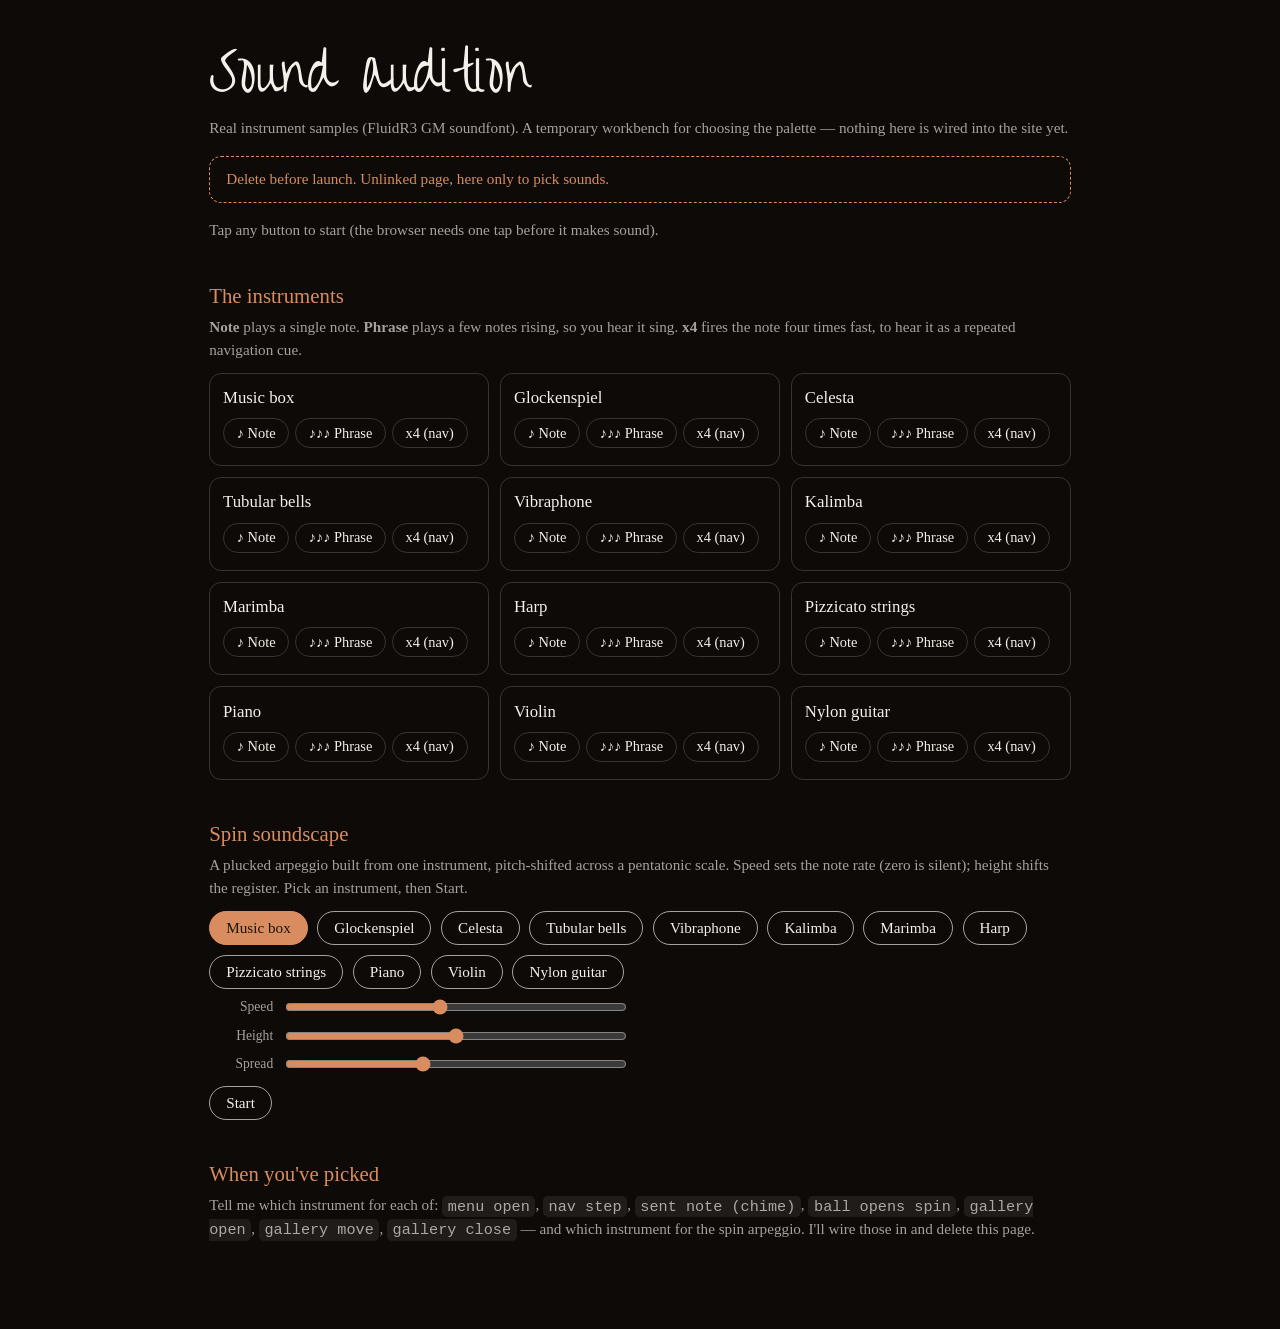
<file: public/_sounds.html>
<!doctype html>
<html lang="en">
<head>
<meta charset="utf-8">
<meta name="viewport" content="width=device-width, initial-scale=1">
<title>Yarnitti — sound audition (temporary)</title>
<meta name="robots" content="noindex">
<link rel="preconnect" href="https://fonts.googleapis.com">
<link rel="preconnect" href="https://fonts.gstatic.com" crossorigin>
<link href="https://fonts.googleapis.com/css2?family=Coming+Soon&family=Over+the+Rainbow&display=swap" rel="stylesheet">
<style>
  :root {
    --bg: #0d0a07;
    --ink: #f4f1ea;
    --muted: rgba(244, 241, 234, 0.66);
    --hair: rgba(244, 241, 234, 0.18);
    --accent: #d98c5f;
  }
  * { box-sizing: border-box; }
  body {
    margin: 0 auto;
    padding: 2rem 1.2rem 5rem;
    background: var(--bg);
    color: var(--ink);
    font-family: "Coming Soon", Georgia, serif;
    line-height: 1.5;
    max-width: 900px;
  }
  h1 { font-family: "Over the Rainbow", cursive; font-weight: 400; font-size: clamp(2.2rem, 7vw, 3.4rem); margin: 0 0 0.2rem; }
  h2 { font-weight: 400; font-size: 1.3rem; margin: 2.4rem 0 0.3rem; color: var(--accent); }
  .note { color: var(--muted); font-size: 0.95rem; margin: 0 0 0.6rem; }
  .banner { border: 1.5px dashed var(--accent); border-radius: 12px; padding: 0.7rem 1rem; margin: 1rem 0 0; color: var(--accent); font-size: 0.95rem; }
  .grid { display: grid; grid-template-columns: repeat(auto-fill, minmax(220px, 1fr)); gap: 0.7rem; margin-top: 0.7rem; }
  .card { border: 1px solid var(--hair); border-radius: 12px; padding: 0.7rem 0.8rem; }
  .card h3 { margin: 0 0 0.5rem; font-weight: 400; font-size: 1.05rem; }
  .card .sub { color: var(--muted); font-size: 0.78rem; }
  button.play { font-family: inherit; font-size: 0.9rem; color: var(--ink); background: transparent; border: 1px solid var(--hair); border-radius: 999px; padding: 0.35rem 0.8rem; cursor: pointer; margin: 0 0.35rem 0.35rem 0; }
  button.play:hover { border-color: var(--accent); }
  button.play:active { background: rgba(217, 140, 95, 0.16); }
  .row { display: flex; flex-wrap: wrap; gap: 0.6rem; align-items: center; margin-top: 0.7rem; }
  .pill { font-family: inherit; font-size: 0.95rem; color: var(--ink); background: transparent; border: 1.5px solid var(--muted); border-radius: 999px; padding: 0.45rem 1rem; cursor: pointer; }
  .pill.is-active { background: var(--accent); border-color: var(--accent); color: #1a160e; }
  .sld { display: flex; align-items: center; gap: 0.6rem; font-size: 0.85rem; color: var(--muted); max-width: 420px; margin-top: 0.5rem; }
  .sld span { width: 4rem; text-align: right; flex: none; }
  .sld input { flex: 1; accent-color: var(--accent); }
  code { background: rgba(244, 241, 234, 0.08); padding: 0.1rem 0.35rem; border-radius: 5px; }
</style>
</head>
<body>

<h1>Sound audition</h1>
<p class="note">Real instrument samples (FluidR3 GM soundfont). A temporary workbench for choosing the palette — nothing here is wired into the site yet.</p>
<div class="banner">Delete before launch. Unlinked page, here only to pick sounds.</div>
<p class="note" id="hint" style="margin-top:1rem">Tap any button to start (the browser needs one tap before it makes sound).</p>

<h2>The instruments</h2>
<p class="note"><strong>Note</strong> plays a single note. <strong>Phrase</strong> plays a few notes rising, so you hear it sing. <strong>x4</strong> fires the note four times fast, to hear it as a repeated navigation cue.</p>
<div class="grid" id="instruments"></div>

<h2>Spin soundscape</h2>
<p class="note">A plucked arpeggio built from one instrument, pitch-shifted across a pentatonic scale. Speed sets the note rate (zero is silent); height shifts the register. Pick an instrument, then Start.</p>
<div class="row" id="spin-pick"></div>
<label class="sld"><span>Speed</span><input id="sp-speed" type="range" min="0" max="1" step="0.01" value="0.45"></label>
<label class="sld"><span>Height</span><input id="sp-height" type="range" min="0" max="1" step="0.01" value="0.5"></label>
<label class="sld"><span>Spread</span><input id="sp-spread" type="range" min="0" max="1" step="0.01" value="0.4"></label>
<div class="row"><button class="pill" id="spin-toggle">Start</button></div>

<h2>When you've picked</h2>
<p class="note">Tell me which instrument for each of: <code>menu open</code>, <code>nav step</code>, <code>sent note (chime)</code>, <code>ball opens spin</code>, <code>gallery open</code>, <code>gallery move</code>, <code>gallery close</code> — and which instrument for the spin arpeggio. I'll wire those in and delete this page.</p>

<script>
// Throwaway audition harness. Plays the MP3 samples in /sounds via Web Audio so
// notes can overlap and repeat cleanly.
let ctx = null;
function actx() {
  if (!ctx) ctx = new (window.AudioContext || window.webkitAudioContext)();
  if (ctx.state === "suspended") ctx.resume();
  const h = document.getElementById("hint");
  if (h) h.style.display = "none";
  return ctx;
}
const buffers = {};
async function load(name) {
  if (buffers[name]) return buffers[name];
  const res = await fetch("sounds/" + name + ".mp3");
  const buf = await actx().decodeAudioData(await res.arrayBuffer());
  buffers[name] = buf;
  return buf;
}
async function play(name, opts) {
  const o = opts || {};
  const c = actx();
  const buf = await load(name);
  const src = c.createBufferSource();
  src.buffer = buf;
  src.playbackRate.value = o.rate || 1;
  const g = c.createGain();
  g.gain.value = o.gain == null ? 0.85 : o.gain;
  src.connect(g).connect(c.destination);
  src.start();
}

const NOTE = { C: 0, D: 2, E: 4, F: 5, G: 7, A: 9, B: 11 };
function midi(note) {
  const m = note.match(/^([A-G])(s?)(\d)$/);
  return 12 * (parseInt(m[3], 10) + 1) + NOTE[m[1]] + (m[2] ? 1 : 0);
}

const INSTRUMENTS = [
  { id: "music_box", label: "Music box", notes: ["C5", "E5", "G5"] },
  { id: "glockenspiel", label: "Glockenspiel", notes: ["C6", "E6"] },
  { id: "celesta", label: "Celesta", notes: ["C5", "G5"] },
  { id: "tubular_bells", label: "Tubular bells", notes: ["C5", "C4"] },
  { id: "vibraphone", label: "Vibraphone", notes: ["C4", "E4"] },
  { id: "kalimba", label: "Kalimba", notes: ["C4", "E4"] },
  { id: "marimba", label: "Marimba", notes: ["C4", "E4"] },
  { id: "orchestral_harp", label: "Harp", notes: ["C4", "E4", "G4"] },
  { id: "pizzicato_strings", label: "Pizzicato strings", notes: ["C4", "E4"] },
  { id: "acoustic_grand_piano", label: "Piano", notes: ["C4", "E4", "G4"] },
  { id: "violin", label: "Violin", notes: ["C4", "E4"] },
  { id: "acoustic_guitar_nylon", label: "Nylon guitar", notes: ["C4", "E4"] },
];

const grid = document.getElementById("instruments");
INSTRUMENTS.forEach((ins) => {
  const card = document.createElement("div");
  card.className = "card";
  const h = document.createElement("h3");
  h.textContent = ins.label;
  card.appendChild(h);

  const single = document.createElement("button");
  single.className = "play";
  single.textContent = "♪ Note";
  single.addEventListener("click", () => play(ins.id + "_" + ins.notes[0]));
  card.appendChild(single);

  const phrase = document.createElement("button");
  phrase.className = "play";
  phrase.textContent = "♪♪♪ Phrase";
  phrase.addEventListener("click", () => {
    ins.notes.forEach((n, i) => setTimeout(() => play(ins.id + "_" + n), i * 150));
  });
  card.appendChild(phrase);

  const four = document.createElement("button");
  four.className = "play";
  four.textContent = "x4 (nav)";
  four.addEventListener("click", () => {
    for (let i = 0; i < 4; i++) setTimeout(() => play(ins.id + "_" + ins.notes[0], { rate: 1 + (Math.random() - 0.5) * 0.03 }), i * 220);
  });
  card.appendChild(four);

  grid.appendChild(card);
});

// ---- spin arpeggio ---------------------------------------------------------
let spinInstrument = INSTRUMENTS[0];
const pickRow = document.getElementById("spin-pick");
INSTRUMENTS.forEach((ins, idx) => {
  const b = document.createElement("button");
  b.className = "pill" + (idx === 0 ? " is-active" : "");
  b.textContent = ins.label;
  b.addEventListener("click", () => {
    document.querySelectorAll("#spin-pick .pill").forEach((x) => x.classList.remove("is-active"));
    b.classList.add("is-active");
    spinInstrument = ins;
  });
  pickRow.appendChild(b);
});

const PENTA = [0, 2, 4, 7, 9];
const spin = { on: false, raf: null, next: 0 };
function spinTick() {
  if (!spin.on) return;
  const speed = parseFloat(document.getElementById("sp-speed").value);
  const height = parseFloat(document.getElementById("sp-height").value);
  const spread = parseFloat(document.getElementById("sp-spread").value);
  const now = actx().currentTime;
  const rate = 0.6 + speed * 7;
  const interval = 1 / rate;
  const baseNote = spinInstrument.notes[0];
  const baseMidi = midi(baseNote);
  while (spin.next < now + 0.12) {
    if (speed > 0.03) {
      const root = Math.round(height * 12) - 6;
      const deg = PENTA[Math.floor(Math.random() * PENTA.length)];
      const oct = 12 * Math.floor(Math.random() * (1 + Math.round(spread * 2)));
      const target = baseMidi + root + deg + oct;
      play(spinInstrument.id + "_" + baseNote, { rate: Math.pow(2, (target - baseMidi) / 12), gain: 0.6 });
    }
    spin.next += interval;
  }
  spin.raf = requestAnimationFrame(spinTick);
}
document.getElementById("spin-toggle").addEventListener("click", (e) => {
  if (spin.on) {
    spin.on = false;
    if (spin.raf) cancelAnimationFrame(spin.raf);
    e.target.textContent = "Start";
  } else {
    actx();
    spin.on = true;
    spin.next = ctx.currentTime + 0.1;
    spinTick();
    e.target.textContent = "Stop";
  }
});
</script>
</body>
</html>
</file>
